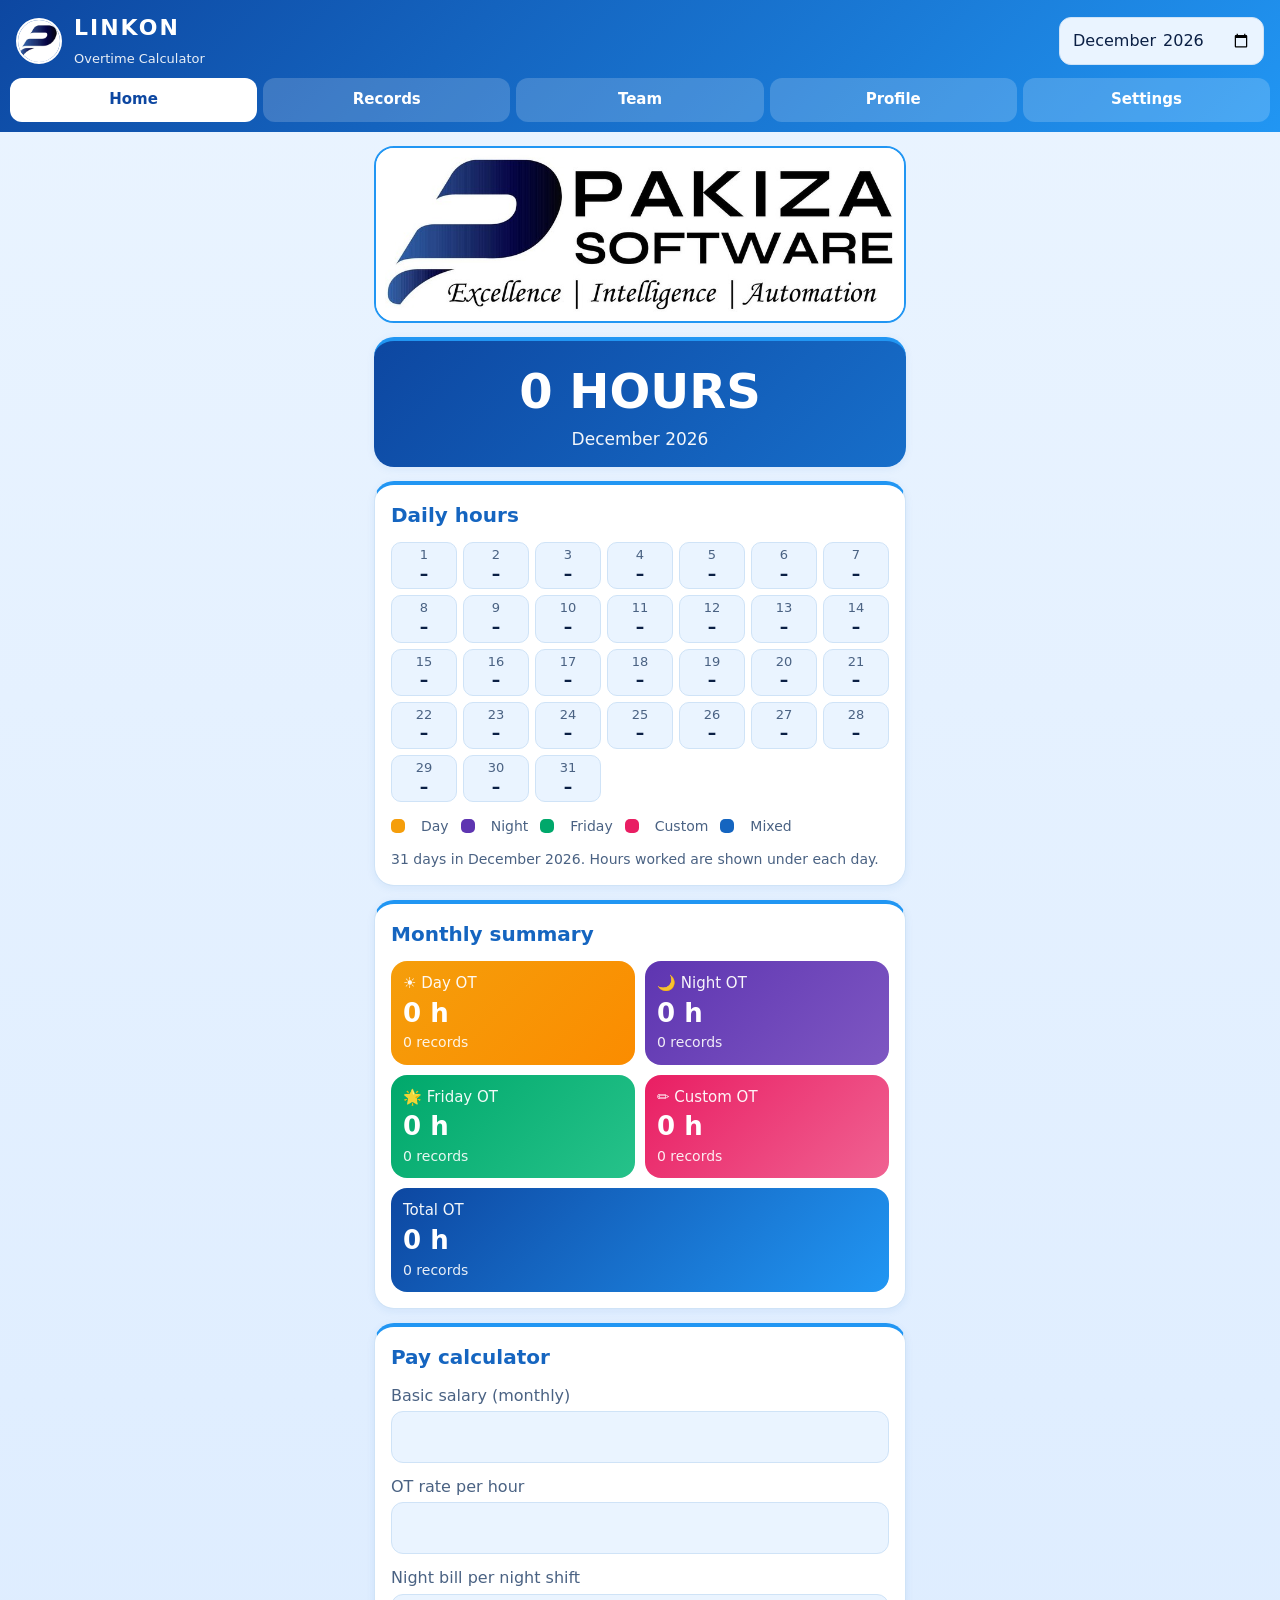
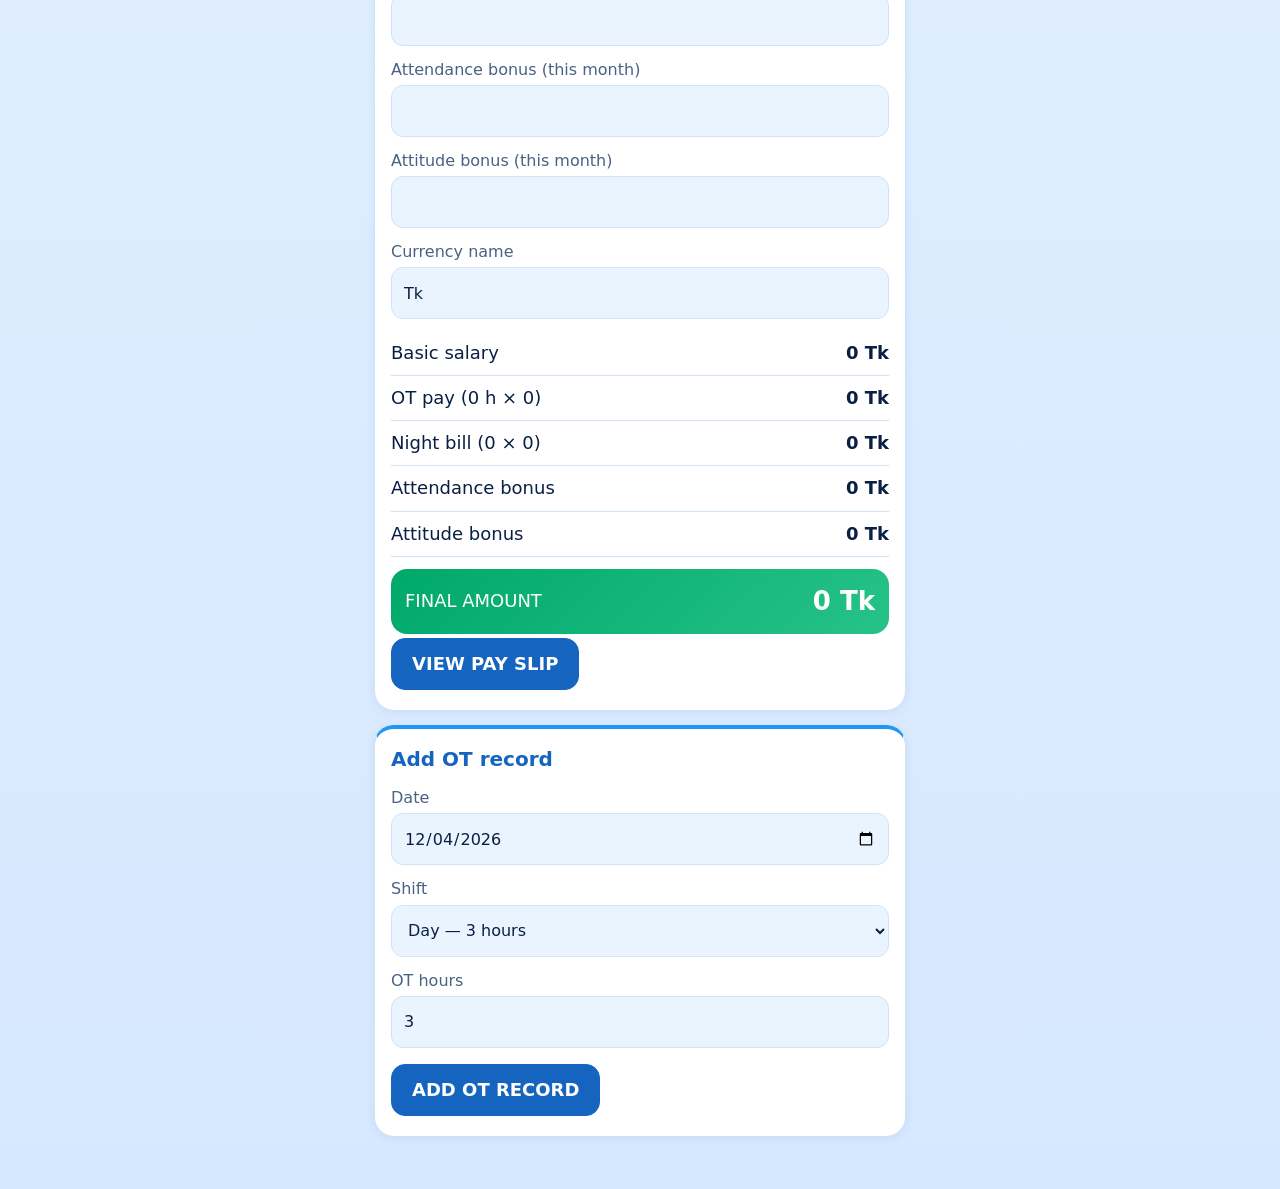
<file: index.html>
<!DOCTYPE html>
<html lang="en">
<head>
<meta charset="utf-8">
<meta name="viewport" content="width=device-width, initial-scale=1, viewport-fit=cover">
<meta name="theme-color" content="#1565c0">
<meta name="description" content="LINKON: free overtime (OT) calculator and pay slip app. Track Day, Night and Friday OT, bonuses and your final salary. Works offline.">
<link rel="canonical" href="https://linko81.github.io/newwwwww123/">
<meta property="og:title" content="LINKON — Overtime Calculator">
<meta property="og:description" content="Track overtime hours, bonuses and your final pay. Works offline. Free.">
<meta property="og:image" content="https://linko81.github.io/newwwwww123/banner.jpg">
<meta property="og:url" content="https://linko81.github.io/newwwwww123/">
<meta property="og:type" content="website">
<link rel="manifest" href="manifest.json">
<link rel="icon" href="icon-192.png">
<link rel="apple-touch-icon" href="icon-192.png">
<title>LINKON — Overtime Calculator</title>
<link rel="stylesheet" href="style.css">
</head>
<body>
<div id="splash"><img class="splash-logo" src="banner.jpg" alt="Pakiza Software"><h1>LINKON</h1><p>Overtime Calculator</p><div class="by">Built by<b id="builder"></b></div></div>

<div class="top"><header class="app-bar"><img id="avatarTop" class="avatar" src="profile.jpg" alt="Profile"><div class="ttl"><b>LINKON</b><span>Overtime Calculator</span></div><input type="month" id="monthPicker" aria-label="Month"></header>
<nav class="tabs">
<button data-go="home" class="on">Home</button><button data-go="records">Records</button><button data-go="team">Team</button><button data-go="employee">Profile</button><button data-go="settings">Settings</button></nav></div>

<main>
<section data-tab="home">
 <div class="banner"><img src="banner.jpg" alt="Pakiza Software"></div>
 <div class="card total"><div class="big"><span id="totalHours">0</span> HOURS</div><div id="totalLabel"></div></div>
 <div class="card"><h2>Daily hours</h2><div id="dayGrid"></div></div>
 <div class="card"><h2>Monthly summary</h2><div id="summaryTable"></div></div>
 <div class="card"><h2>Pay calculator</h2>
  <label>Basic salary (monthly)<input type="number" id="payBasic" min="0" step="0.01" inputmode="decimal"></label>
  <label>OT rate per hour<input type="number" id="payRate" min="0" step="0.01" inputmode="decimal"></label>
  <label>Night bill per night shift<input type="number" id="payNight" min="0" step="0.01" inputmode="decimal"></label>
  <label>Attendance bonus (this month)<input type="number" id="bonusAtt" min="0" step="0.01" inputmode="decimal"></label>
  <label>Attitude bonus (this month)<input type="number" id="bonusAtd" min="0" step="0.01" inputmode="decimal"></label>
  <label>Currency name<input id="payCur" maxlength="6"></label>
  <div id="payResult"></div>
  <button class="primary" id="slipBtn">VIEW PAY SLIP</button></div>
 <div class="card"><h2 id="formTitle">Add OT record</h2>
  <label>Date<input type="date" id="recDate"></label>
  <label>Shift<select id="recShift"></select></label>
  <label>OT hours<input type="number" id="recHours" step="0.25" min="0" inputmode="decimal"></label>
  <div class="row"><button class="primary" id="addBtn">ADD OT RECORD</button><button id="cancelEdit" hidden>Cancel</button></div>
 </div>
</section>

<section data-tab="records" hidden>
 <div class="card"><h2>OT records</h2><div id="recordList"></div>
 <button class="danger" id="clearMonth">Clear this month</button></div>
</section>

<section data-tab="team" hidden>
 <div class="card"><h2>Team view (read-only)</h2>
  <p class="empty">Workers send you their backup file (Profile → Export data). Add the files here to see their records for the selected month. You can only view them: nothing here can be edited, and your own records never change. The files stay on this phone.</p>
  <button class="primary" id="teamAdd">Add worker backup files</button><button class="danger" id="teamClear">Remove all</button>
  <input type="file" id="teamFile" accept=".json,application/json" multiple hidden></div>
 <div class="card"><h2>Online supervisor</h2>
  <p id="supMsg" class="empty">Sign in under Profile to use online supervisor access.</p>
  <div id="supBox" hidden>
   <p>Your supervisor ID:</p><div class="codebox" id="supUid"></div>
   <button id="supIdShare">Share ID</button><button id="supCheck">Check status</button>
   <div id="supPay" hidden></div>
   <div id="supActive" hidden>
    <label>Worker share code<input id="supCode" maxlength="12" autocapitalize="characters"></label>
    <button class="primary" id="supAdd">Add worker</button><button id="supRefresh">Refresh</button>
    <p class="empty">You can only view workers who gave you their code. Their records cannot be edited here.</p>
   </div>
  </div>
  <div id="onlineList"></div></div>
 <div id="teamList"></div>
</section>

<section data-tab="employee" hidden>
 <div class="card"><h2>Employee</h2>
  <div class="avrow"><img id="avatarBig" class="avatar big" src="profile.jpg" alt="Profile"><div><button id="avatarBtn">Change picture</button><button id="avatarReset">Default</button><input type="file" id="avatarFile" accept="image/*" hidden></div></div>
  <label>Employee name<input id="empName" autocomplete="off"></label>
  <label>Employee ID<input id="empId" autocomplete="off"></label>
  <button class="primary" id="saveEmp">Save employee</button></div>
 <div class="card"><h2>Backup</h2>
  <button id="exportBtn">Export data (JSON)</button>
  <button id="importBtn">Import data</button><input type="file" id="importFile" accept=".json,application/json" hidden></div>
 <div class="card"><h2>Online account (optional)</h2>
  <p class="empty">Back up your records online, and share them with a supervisor only if you choose. Needs internet. The app works fully without an account.</p>
  <div id="acctOut">
   <label>Email<input type="email" id="acctEmailIn" autocomplete="email"></label>
   <label>Password (6+ characters)<input type="password" id="acctPass" autocomplete="current-password"></label>
   <button class="primary" id="acctSignIn">Sign in</button><button id="acctSignUp">Create account</button><button id="acctReset">Forgot password</button>
  </div>
  <div id="acctIn" hidden>
   <p>Signed in as <b id="acctEmail"></b></p>
   <p class="empty" id="syncInfo">Not synced yet.</p>
   <button class="primary" id="acctSync">Sync now</button><button id="acctOutBtn">Sign out</button>
   <h3>Share with a supervisor</h3>
   <p class="empty">A supervisor with this code can view your records and pay (read-only). Give it only to someone you trust.</p>
   <div id="myCodeRow" hidden><div class="codebox" id="myCode"></div><button id="codeShare">Share code</button><button class="danger" id="codeStop">Stop sharing</button></div>
   <button id="codeGet">Get my share code</button>
  </div>
 </div>
 <div class="card"><h2>Invite friends</h2><p class="empty">Share the app link with friends, family and office colleagues.</p><button class="primary" id="inviteBtn">Share app link</button><button id="installBtn" hidden>Install app</button></div>
</section>

<section data-tab="settings" hidden>
 <div class="card"><h2>OT rules (hours)</h2>
  <label>Day<input type="number" id="setDay" step="0.25" min="0.25"></label>
  <label>Night<input type="number" id="setNight" step="0.25" min="0.25"></label>
  <label>Friday option 1<input type="number" id="setFri1" step="0.25" min="0.25"></label>
  <label>Friday option 2<input type="number" id="setFri2" step="0.25" min="0.25"></label>
  <label>Theme<select id="setTheme"><option value="light">Blue &amp; White</option><option value="dark">Navy Blue</option></select></label>
  <button class="primary" id="saveSettings">Save settings</button>
  <button id="resetSettings">Restore defaults</button></div>
 <div class="card"><h2>Privacy</h2><p>Version 1 stores your employee details and OT records only on this device. Nothing is sent to a server and no analytics are used. Export a backup regularly: clearing browser data removes your records.</p></div>
</section>
</main>


<div id="slip" hidden><div class="slip-bar"><button id="slipClose">Close</button><button id="slipPrint" class="primary">Save PDF / Print</button><button id="slipShare">Share</button></div><div id="slipPaper"></div></div>
<div id="toast" role="status"></div>
<script src="app.js"></script>
</body>
</html>
</file>
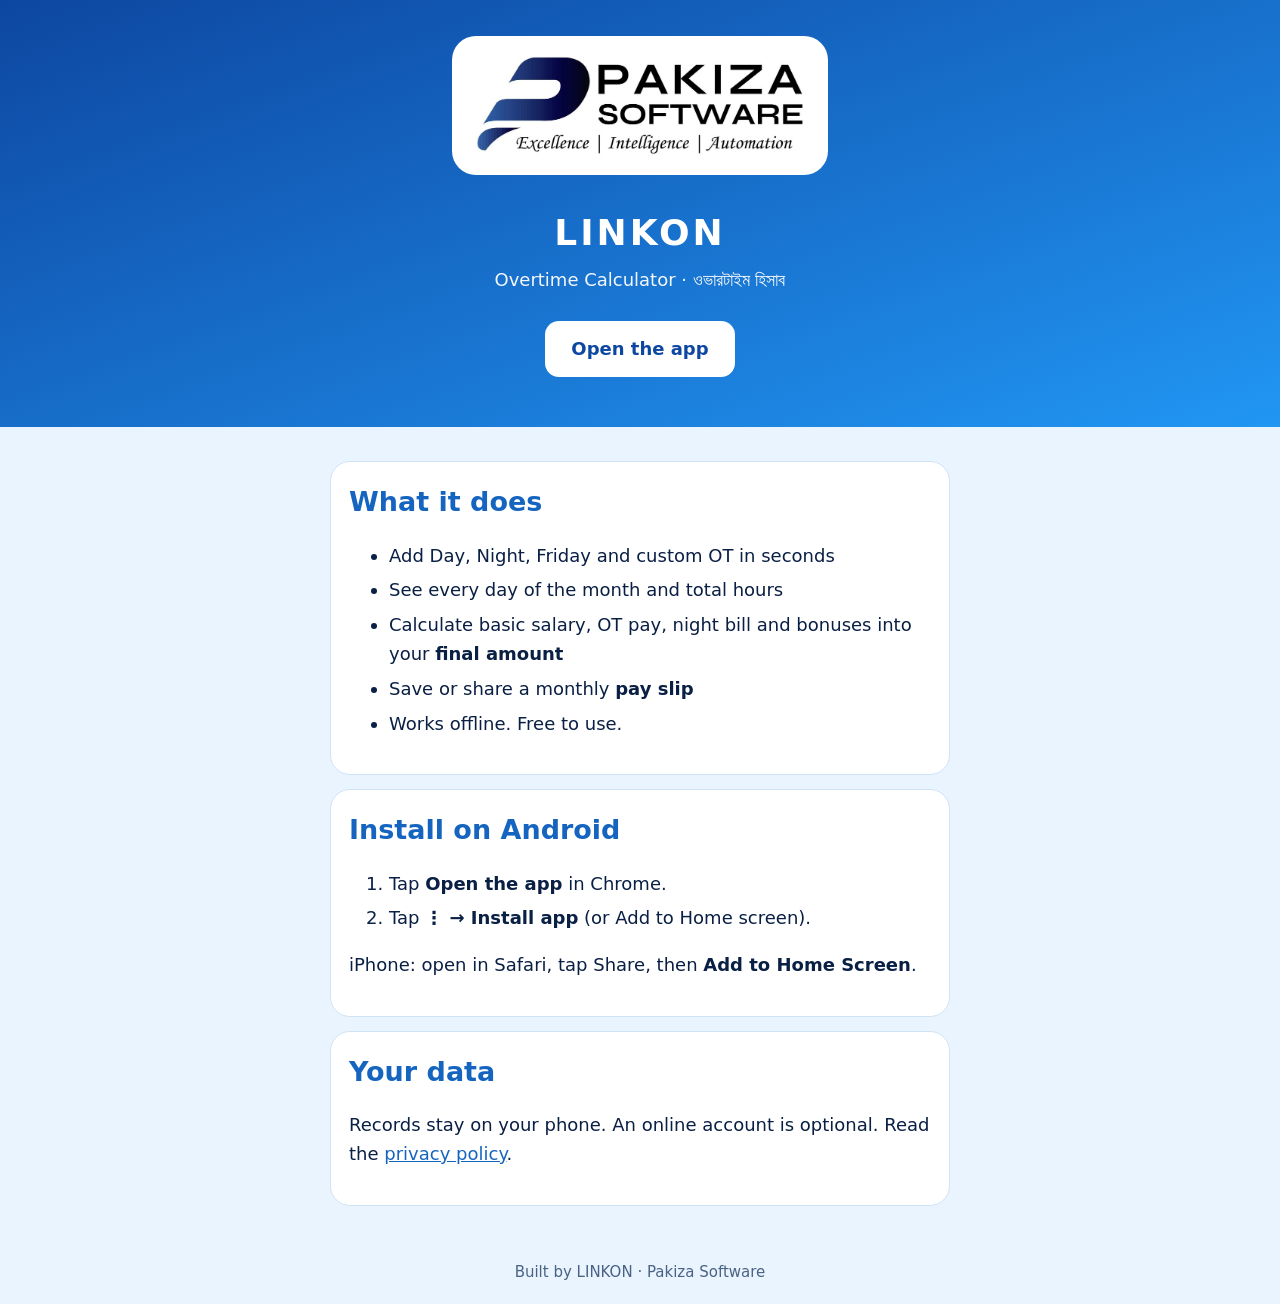
<file: download.html>
<!DOCTYPE html><html lang="en"><head><meta charset="utf-8"><meta name="viewport" content="width=device-width, initial-scale=1"><title>LINKON — Free Overtime Calculator App</title><meta name="description" content="LINKON is a free overtime (OT) calculator and pay slip app for workers. Add Day, Night and Friday OT, bonuses and see your final salary. ওভারটাইম হিসাব। Works offline."><link rel="canonical" href="https://linko81.github.io/newwwwww123/download.html"><meta property="og:title" content="LINKON — Free Overtime Calculator App"><meta property="og:description" content="LINKON is a free overtime (OT) calculator and pay slip app for workers. Add Day, Night and Friday OT, bonuses and see your final salary. ওভারটাইম হিসাব। Works offline."><meta property="og:image" content="https://linko81.github.io/newwwwww123/banner.jpg"><style>body{margin:0;font:18px/1.6 system-ui,Segoe UI,Roboto,sans-serif;background:#eaf4ff;color:#0a1f44}main{max-width:620px;margin:auto;padding:20px}
.hero{background:linear-gradient(160deg,#0d47a1,#2196f3);color:#fff;text-align:center;padding:36px 20px 44px}.hero img{width:min(86%,340px);background:#fff;border-radius:24px;padding:14px 18px}
.hero h1{margin:20px 0 4px;letter-spacing:3px}.hero p{margin:0 0 20px;opacity:.95}
.btn{display:inline-block;background:#fff;color:#0d47a1;font-weight:700;text-decoration:none;padding:14px 26px;border-radius:14px;margin:6px}
.card{background:#fff;border-radius:20px;padding:18px;margin:14px 0;border:1px solid #cfe3f7}h2{color:#1565c0;margin:0 0 8px}li{margin:6px 0}a{color:#1565c0}footer{text-align:center;color:#4a6283;font-size:15px;padding:20px}
@keyframes rise{from{opacity:0;transform:translateY(14px)}to{opacity:1;transform:none}}.card,.hero img{animation:rise .5s ease both}
@media (prefers-reduced-motion:reduce){*{animation:none!important}}</style></head><body><div class="hero"><img src="banner.jpg" alt="Pakiza Software"><h1>LINKON</h1><p>Overtime Calculator · ওভারটাইম হিসাব</p>
<a class="btn" href="./">Open the app</a></div><main>
<div class="card"><h2>What it does</h2><ul><li>Add Day, Night, Friday and custom OT in seconds</li><li>See every day of the month and total hours</li><li>Calculate basic salary, OT pay, night bill and bonuses into your <b>final amount</b></li><li>Save or share a monthly <b>pay slip</b></li><li>Works offline. Free to use.</li></ul></div>
<div class="card"><h2>Install on Android</h2><ol><li>Tap <b>Open the app</b> in Chrome.</li><li>Tap <b>⋮ → Install app</b> (or Add to Home screen).</li></ol><p>iPhone: open in Safari, tap Share, then <b>Add to Home Screen</b>.</p></div>
<div class="card"><h2>Your data</h2><p>Records stay on your phone. An online account is optional. Read the <a href="privacy.html">privacy policy</a>.</p></div></main>
<footer>Built by LINKON · Pakiza Software</footer></body></html>
</file>
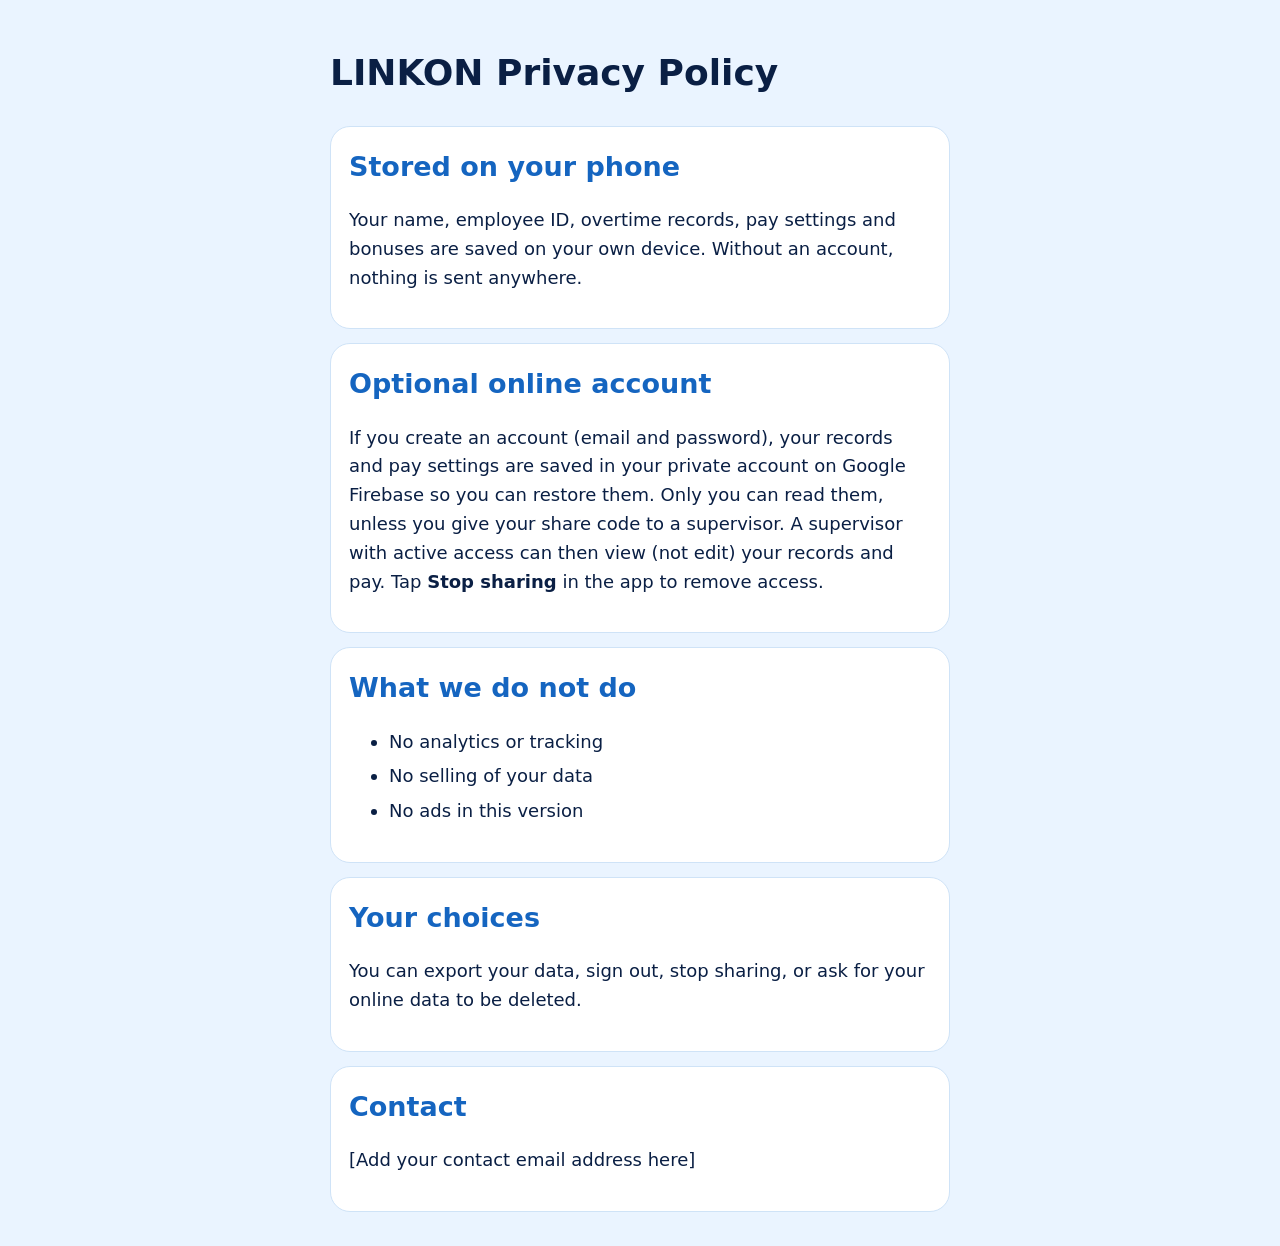
<file: privacy.html>
<!DOCTYPE html><html lang="en"><head><meta charset="utf-8"><meta name="viewport" content="width=device-width, initial-scale=1"><title>LINKON Privacy Policy</title><meta name="description" content="How LINKON stores and protects your overtime and pay data."><link rel="canonical" href="https://linko81.github.io/newwwwww123/privacy.html"><meta property="og:title" content="LINKON Privacy Policy"><meta property="og:description" content="How LINKON stores and protects your overtime and pay data."><meta property="og:image" content="https://linko81.github.io/newwwwww123/banner.jpg"><style>body{margin:0;font:18px/1.6 system-ui,Segoe UI,Roboto,sans-serif;background:#eaf4ff;color:#0a1f44}main{max-width:620px;margin:auto;padding:20px}
.hero{background:linear-gradient(160deg,#0d47a1,#2196f3);color:#fff;text-align:center;padding:36px 20px 44px}.hero img{width:min(86%,340px);background:#fff;border-radius:24px;padding:14px 18px}
.hero h1{margin:20px 0 4px;letter-spacing:3px}.hero p{margin:0 0 20px;opacity:.95}
.btn{display:inline-block;background:#fff;color:#0d47a1;font-weight:700;text-decoration:none;padding:14px 26px;border-radius:14px;margin:6px}
.card{background:#fff;border-radius:20px;padding:18px;margin:14px 0;border:1px solid #cfe3f7}h2{color:#1565c0;margin:0 0 8px}li{margin:6px 0}a{color:#1565c0}footer{text-align:center;color:#4a6283;font-size:15px;padding:20px}
@keyframes rise{from{opacity:0;transform:translateY(14px)}to{opacity:1;transform:none}}.card,.hero img{animation:rise .5s ease both}
@media (prefers-reduced-motion:reduce){*{animation:none!important}}</style></head><body><main><h1>LINKON Privacy Policy</h1>
<div class="card"><h2>Stored on your phone</h2><p>Your name, employee ID, overtime records, pay settings and bonuses are saved on your own device. Without an account, nothing is sent anywhere.</p></div>
<div class="card"><h2>Optional online account</h2><p>If you create an account (email and password), your records and pay settings are saved in your private account on Google Firebase so you can restore them. Only you can read them, unless you give your share code to a supervisor. A supervisor with active access can then view (not edit) your records and pay. Tap <b>Stop sharing</b> in the app to remove access.</p></div>
<div class="card"><h2>What we do not do</h2><ul><li>No analytics or tracking</li><li>No selling of your data</li><li>No ads in this version</li></ul></div>
<div class="card"><h2>Your choices</h2><p>You can export your data, sign out, stop sharing, or ask for your online data to be deleted.</p></div>
<div class="card"><h2>Contact</h2><p>[Add your contact email address here]</p></div></main></body></html>
</file>
<file: style.css>
:root{--day:#f59e0b;--night:#5e35b1;--friday:#00a86b;--custom:#e91e63;--bg:#eaf4ff;--card:#fff;--text:#0a1f44;--mute:#4a6283;--brand:#1565c0;--brand2:#2196f3;--accent:#e3f2fd;--line:#cfe3f7;--red:#c62828}
:root[data-theme=dark]{--bg:#08142b;--card:#0f2347;--text:#eaf2ff;--mute:#9db4d4;--brand:#4aa3ff;--brand2:#1e6fd0;--accent:#16335f;--line:#1f3b6b;--red:#ff8a80}
*{box-sizing:border-box}
body{margin:0;font:18px/1.45 system-ui,"Segoe UI",Roboto,sans-serif;background:var(--bg);color:var(--text);padding-bottom:24px}
#splash{position:fixed;inset:0;z-index:9;background:linear-gradient(160deg,#0d47a1,#2196f3);color:#fff;display:flex;flex-direction:column;align-items:center;justify-content:center;transition:opacity .35s;text-align:center}
#splash.hide{opacity:0;pointer-events:none}
#splash h1{margin:18px 0 0;font-size:34px;letter-spacing:3px}#splash p{margin:4px 0 40px;font-size:20px;opacity:.9}
.by{background:#fff;color:#0d47a1;border-radius:18px;padding:12px 28px;font-size:16px}.by b{display:block;font-size:30px;letter-spacing:4px}
.logo{width:104px;height:104px;border-radius:30px;background:#fff;color:#2196f3;font-weight:800;font-size:44px;display:grid;place-items:center}
.top{position:sticky;top:0;z-index:5;background:linear-gradient(135deg,#0d47a1,#2196f3);color:#fff;padding-top:env(safe-area-inset-top)}
.app-bar{padding:12px 16px 8px;display:flex;justify-content:space-between;align-items:center;gap:12px}
.app-bar b{font-size:22px;display:block}.app-bar span{font-size:14px;opacity:.9}
.app-bar input{width:auto;margin:0;min-height:44px;font-size:16px}
.tabs{display:flex;gap:6px;padding:0 10px 10px}
.tabs button{flex:1;margin:0;min-height:44px;padding:0 4px;font-size:16px;border:0;border-radius:12px;background:rgba(255,255,255,.18);color:#fff}
.tabs button.on{background:#fff;color:#0d47a1}
main{padding:14px;max-width:560px;margin:auto}
.card{background:var(--card);border-radius:20px;padding:16px;margin-bottom:14px;border:1px solid var(--line);box-shadow:0 2px 8px rgba(21,101,192,.08)}
h2{margin:0 0 12px;font-size:20px;color:var(--brand)}
.total{background:linear-gradient(135deg,#0d47a1,#2196f3);color:#fff;text-align:center;border:0}
.big{font-size:48px;font-weight:800}#totalLabel{font-size:17px;opacity:.95}
label{display:block;font-size:16px;color:var(--mute);margin-bottom:12px}
input,select{display:block;width:100%;margin-top:4px;min-height:52px;padding:10px 12px;font:inherit;color:var(--text);background:var(--bg);border:1px solid var(--line);border-radius:12px}
button{min-height:52px;padding:0 20px;font:inherit;font-weight:600;border-radius:14px;border:1px solid var(--brand);background:var(--card);color:var(--brand);margin:4px 6px 4px 0;cursor:pointer}
button.primary{background:var(--brand);color:#fff}
button.danger{color:var(--red);border-color:var(--red)}
.row{display:flex;flex-wrap:wrap}
table{width:100%;border-collapse:collapse}td{padding:9px 0;border-bottom:1px solid var(--line)}td:last-child{text-align:right;font-weight:600}
#dayGrid{display:grid;grid-template-columns:repeat(7,1fr);gap:6px}
.day{background:var(--bg);border:1px solid var(--line);border-radius:10px;text-align:center;padding:4px 0;line-height:1.2}
.day span{display:block;font-size:13px;color:var(--mute)}.day b{font-size:17px}
.day.has{background:var(--brand);color:#fff;border-color:transparent}.day.has span{color:#fff;opacity:.85}
#dayGrid .empty{grid-column:1/-1;font-size:14px;margin:6px 0 0}
.rec{display:flex;justify-content:space-between;align-items:center;gap:8px;padding:10px 0;border-bottom:1px solid var(--line)}
.rec small{color:var(--mute);display:block;font-size:16px}.rec button{min-height:44px;padding:0 12px}
.empty{color:var(--mute)}
#toast{position:fixed;left:50%;bottom:30px;transform:translateX(-50%);background:#0d47a1;color:#fff;padding:12px 18px;border-radius:12px;opacity:0;transition:opacity .2s;pointer-events:none;font-size:16px}
#toast.show{opacity:1}
@media (prefers-reduced-motion:reduce){*{transition:none!important}}

.g-day{background:var(--day)!important}.g-night{background:var(--night)!important}.g-friday{background:var(--friday)!important}.g-custom{background:var(--custom)!important}.g-mixed{background:var(--brand)!important}
.legend{grid-column:1/-1;display:flex;flex-wrap:wrap;gap:4px 12px;font-size:14px;color:var(--mute);margin-top:8px;align-items:center}
.legend i{display:inline-block;width:14px;height:14px;border-radius:5px;margin-right:4px;vertical-align:-2px}
.tiles{display:grid;grid-template-columns:1fr 1fr;gap:10px;margin-bottom:10px}
.tile{border-radius:16px;padding:12px;color:#fff;display:flex;flex-direction:column}
.tile span{font-size:15px;opacity:.95}.tile b{font-size:26px}.tile small{font-size:14px;opacity:.9}
.t-day{background:linear-gradient(135deg,#f59e0b,#fb8c00)}.t-night{background:linear-gradient(135deg,#5e35b1,#7e57c2)}
.t-friday{background:linear-gradient(135deg,#00a86b,#26c28a)}.t-custom{background:linear-gradient(135deg,#e91e63,#f06292)}
.t-total{background:linear-gradient(135deg,#0d47a1,#2196f3)}
.rec{border-left:6px solid var(--brand);padding-left:12px;margin-bottom:6px;border-bottom:0;background:var(--bg);border-radius:12px}
.rec.c-day{border-left-color:var(--day)}.rec.c-night{border-left-color:var(--night)}.rec.c-friday{border-left-color:var(--friday)}.rec.c-custom{border-left-color:var(--custom)}
body{background:linear-gradient(180deg,var(--bg),#d6e8ff)}:root[data-theme=dark] body{background:var(--bg)}
.card{border-top:4px solid var(--brand2)}

.paytotal{display:flex;justify-content:space-between;align-items:center;margin-top:12px;padding:14px;border-radius:16px;background:linear-gradient(135deg,#00a86b,#26c28a);color:#fff}
.paytotal b{font-size:26px}

#splash{background:linear-gradient(160deg,#0d47a1,#2196f3)}
.splash-logo{width:min(84vw,340px);height:auto;background:#fff;border-radius:24px;padding:14px 18px;box-shadow:0 10px 40px rgba(0,0,0,.3)}
.splash-logo+h1{margin-top:26px}
.avatar{width:46px;height:46px;border-radius:50%;object-fit:cover;background:#fff;border:2px solid #fff;flex:none}
.avatar.big{width:84px;height:84px;border-color:var(--brand2)}
.ttl{flex:1;min-width:0}.ttl b{font-size:22px;letter-spacing:2px;display:block}.ttl span{font-size:13px;opacity:.9}
.avrow{display:flex;align-items:center;gap:14px;margin-bottom:12px}
.banner{background:#fff;border-radius:20px;overflow:hidden;margin-bottom:14px;border:2px solid var(--brand2)}
.banner img{display:block;width:100%;height:auto}

#slip{position:fixed;inset:0;z-index:20;background:var(--bg);overflow:auto;padding:0 0 30px}
#slip[hidden]{display:none}
.slip-bar{position:sticky;top:0;display:flex;gap:6px;flex-wrap:wrap;padding:calc(10px + env(safe-area-inset-top)) 12px 10px;background:var(--bg);z-index:1}
#slipPaper{background:#fff;color:#111;max-width:560px;margin:8px auto;padding:18px;border-radius:16px;font-size:16px}
#slipPaper img{width:100%;display:block}
#slipPaper h2{color:#0d47a1;margin:10px 0 0;font-size:24px}#slipPaper h3{margin:16px 0 6px}
#slipPaper .sub{margin:0 0 10px;color:#555}#slipPaper p{margin:6px 0}
#slipPaper table{width:100%;border-collapse:collapse;margin:10px 0}#slipPaper td{padding:7px 0;border-bottom:1px solid #ddd;color:#111}
.slip-total{display:flex;justify-content:space-between;align-items:center;padding:12px 14px;border-radius:12px;background:#0d47a1;color:#fff}.slip-total b{font-size:24px}
.foot{color:#777;font-size:13px;text-align:center;margin-top:16px!important}
@media print{body.slip-open>*:not(#slip){display:none!important}body.slip-open{background:#fff;padding:0}
#slip{position:static;overflow:visible;background:#fff}.slip-bar{display:none}#slipPaper{box-shadow:none;margin:0;max-width:none}}

.slip-bar button{flex:1;padding:0 8px;margin:0;white-space:nowrap}

.tabs button{font-size:15px;padding:0 2px}
details{margin:10px 0}summary{cursor:pointer;color:var(--brand);font-weight:600;min-height:44px;display:flex;align-items:center}

[hidden]{display:none!important}

.codebox{word-break:break-all;font-family:monospace;font-size:20px;letter-spacing:2px;background:var(--bg);border:1px dashed var(--brand2);border-radius:12px;padding:10px;margin:6px 0;color:var(--text)}
#supPay p,#acctIn p{margin:8px 0}

/* ---- Motion (switched off automatically for people who prefer reduced motion) */
@keyframes rise{from{opacity:0;transform:translateY(14px)}to{opacity:1;transform:none}}
@keyframes pop{from{opacity:0;transform:scale(.6)}to{opacity:1;transform:none}}
@keyframes slideIn{from{opacity:0;transform:translateX(-14px)}to{opacity:1;transform:none}}
@keyframes flow{0%{background-position:0 50%}50%{background-position:100% 50%}100%{background-position:0 50%}}
@keyframes logoIn{from{opacity:0;transform:scale(.7)}to{opacity:1;transform:none}}
@keyframes glow{0%,100%{box-shadow:0 10px 40px rgba(0,0,0,.3)}50%{box-shadow:0 10px 50px rgba(255,255,255,.45)}}
.card,.banner{animation:rise .5s ease both}
section>.card:nth-child(2),.banner+.card{animation-delay:.08s}
section>.card:nth-child(3){animation-delay:.16s}
section>.card:nth-child(4){animation-delay:.24s}
section>.card:nth-child(n+5){animation-delay:.3s}
.total{background-size:200% 200%;animation:rise .5s ease both,flow 9s ease-in-out infinite}
.day{animation:pop .35s ease both;animation-delay:calc(var(--i,0)*14ms)}
.rec{animation:slideIn .3s ease both}
.tile{animation:pop .4s ease both}.t-day{animation-delay:.05s}.t-night{animation-delay:.12s}.t-friday{animation-delay:.19s}.t-custom{animation-delay:.26s}
.splash-logo{animation:logoIn .6s ease both,glow 2.4s ease-in-out .6s infinite}
#splash h1{animation:rise .6s .25s ease both}#splash p{animation:rise .6s .4s ease both}#splash .by{animation:rise .6s .55s ease both}
button{transition:transform .12s ease,background .2s ease,box-shadow .2s ease}
button:active{transform:scale(.96)}
button.primary:active{box-shadow:0 0 0 4px rgba(33,150,243,.25)}
.tabs button{transition:background .25s ease,color .25s ease}
#toast{transform:translate(-50%,12px);transition:opacity .25s ease,transform .25s ease}#toast.show{transform:translate(-50%,0)}
#slip:not([hidden]){animation:rise .3s ease both}
@media (prefers-reduced-motion:reduce){*,*::before,*::after{animation:none!important;transition:none!important}}
</file>
